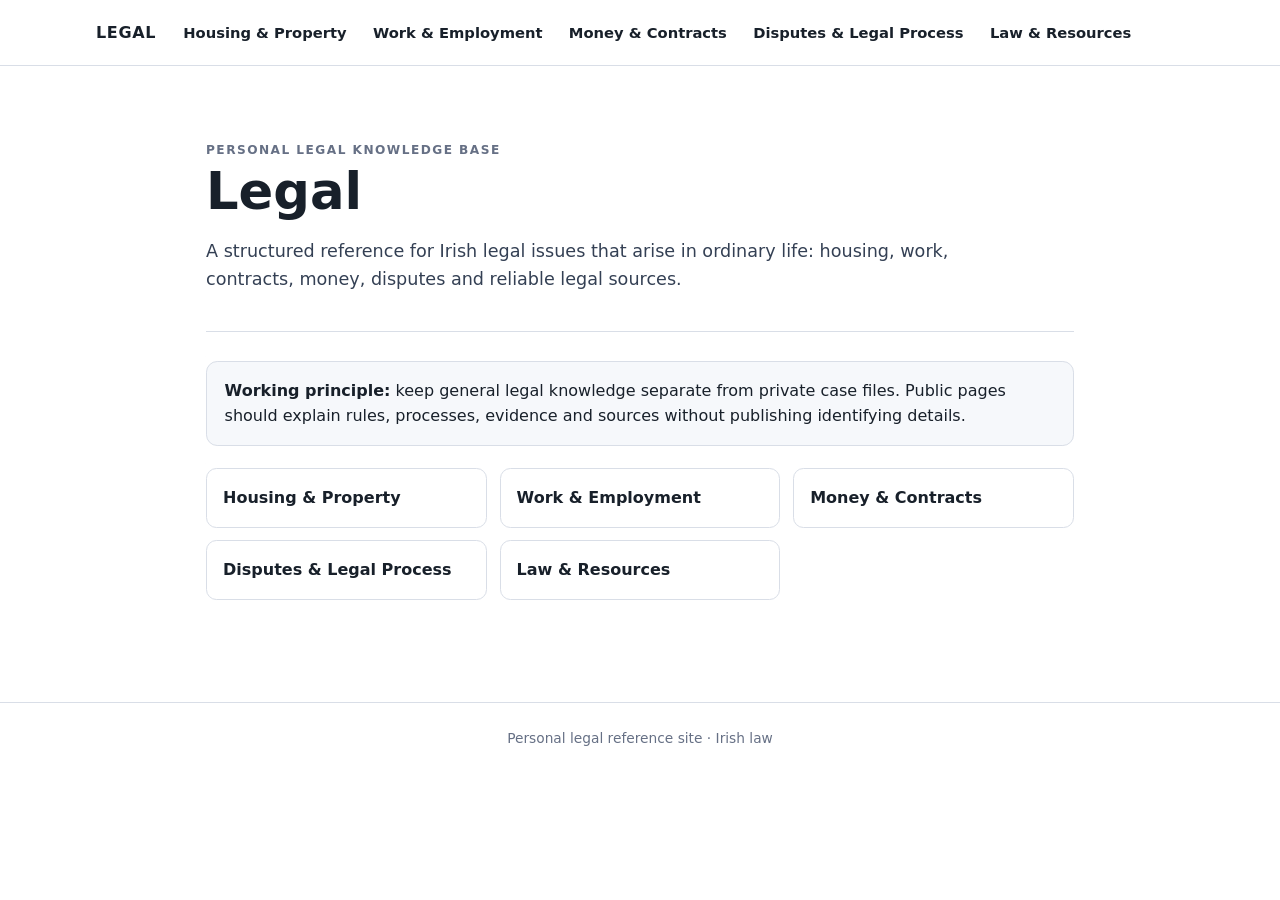
<file: index.html>
<!doctype html><html lang="en"><head><meta charset="utf-8"><meta name="viewport" content="width=device-width,initial-scale=1"><meta name="robots" content="noindex,nofollow,noarchive"><title>Legal | Ronan Downes</title><link rel="stylesheet" href="assets/styles.css"><script defer src="assets/nav.js"></script></head><body><header class="site-header"><div class="header-inner"><a class="brand" href="index.html">LEGAL</a><button class="nav-toggle" aria-controls="mainNav" aria-expanded="false">☰</button><nav class="topnav" id="mainNav" aria-label="Main navigation"></nav></div></header><main><section class="hero"><div class="eyebrow">Personal legal knowledge base</div><h1>Legal</h1><p class="lede">A structured reference for Irish legal issues that arise in ordinary life: housing, work, contracts, money, disputes and reliable legal sources.</p></section><div class="note"><strong>Working principle:</strong> keep general legal knowledge separate from private case files. Public pages should explain rules, processes, evidence and sources without publishing identifying details.</div><div class="section-list"><a href="housing-property.html">Housing &amp; Property</a><a href="work-employment.html">Work &amp; Employment</a><a href="money-contracts.html">Money &amp; Contracts</a><a href="disputes-process.html">Disputes &amp; Legal Process</a><a href="law-resources.html">Law &amp; Resources</a></div></main><footer>Personal legal reference site · Irish law</footer></body></html>
</file>
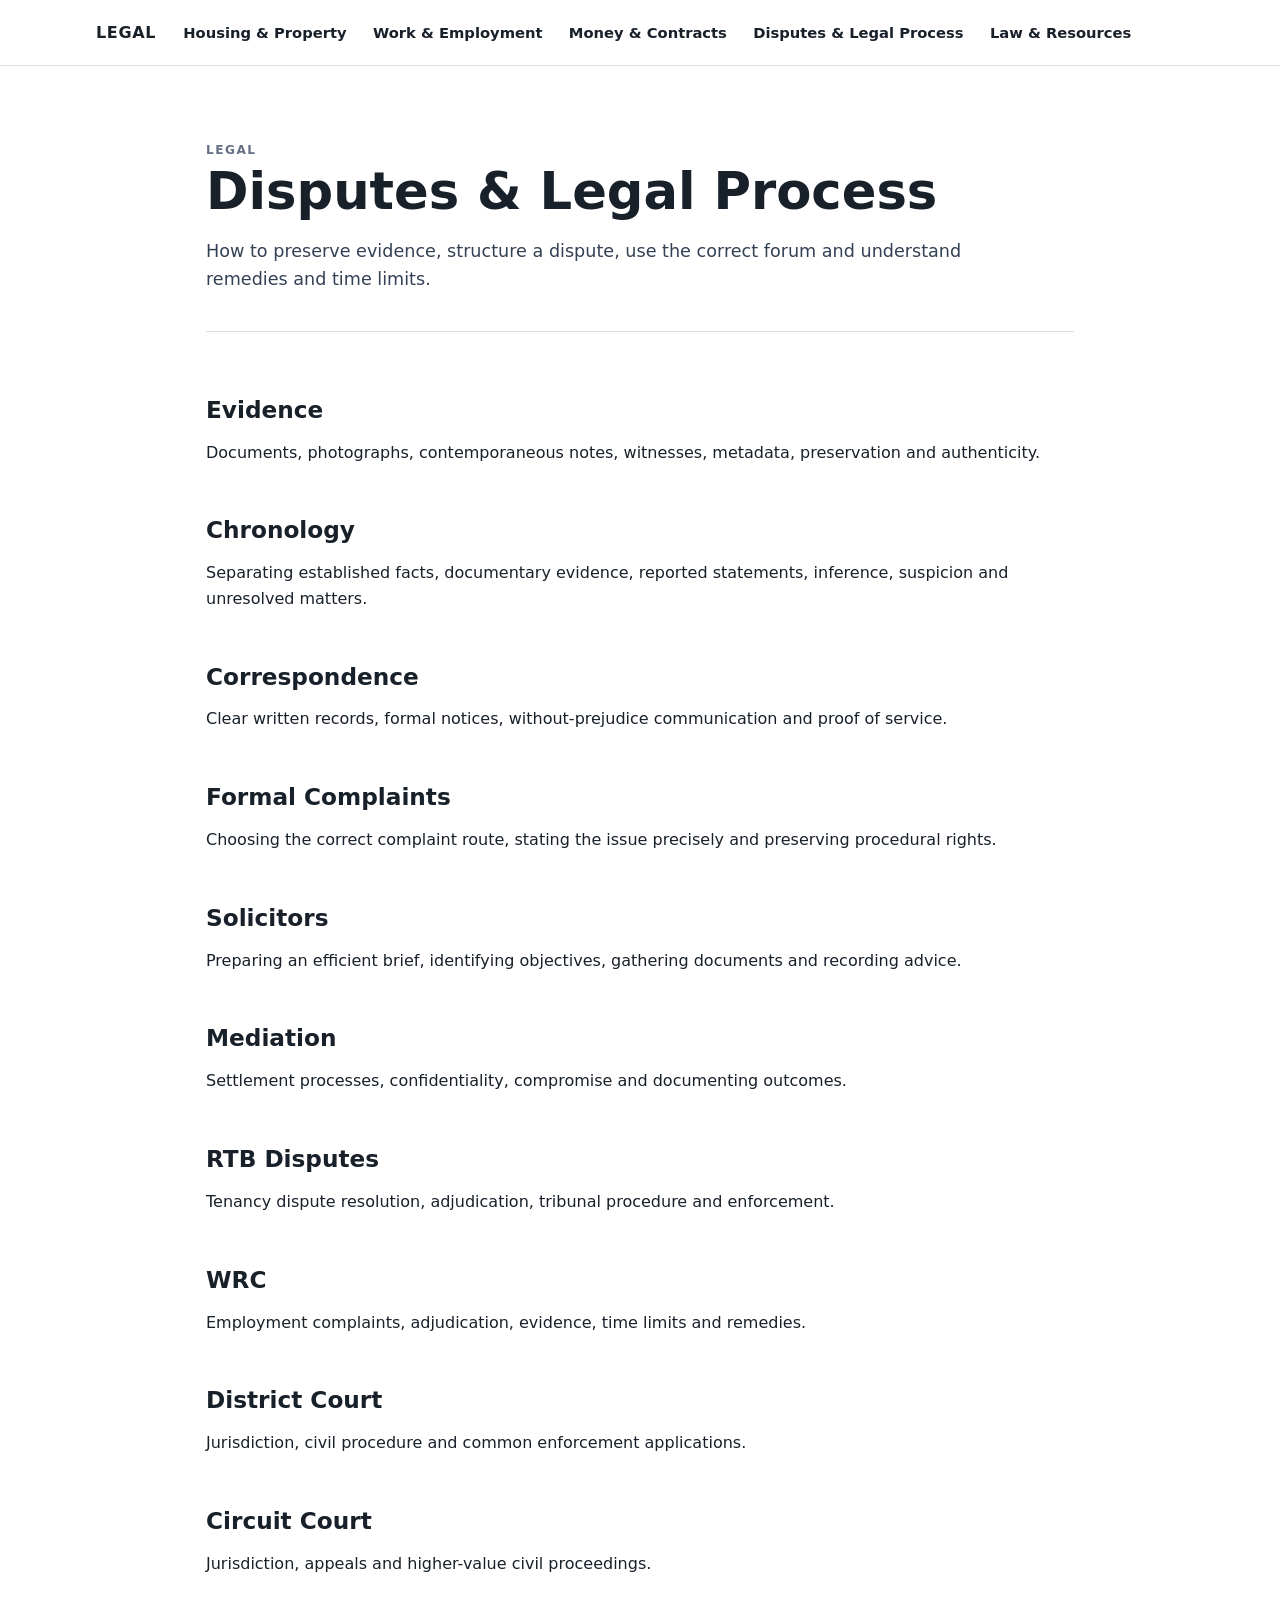
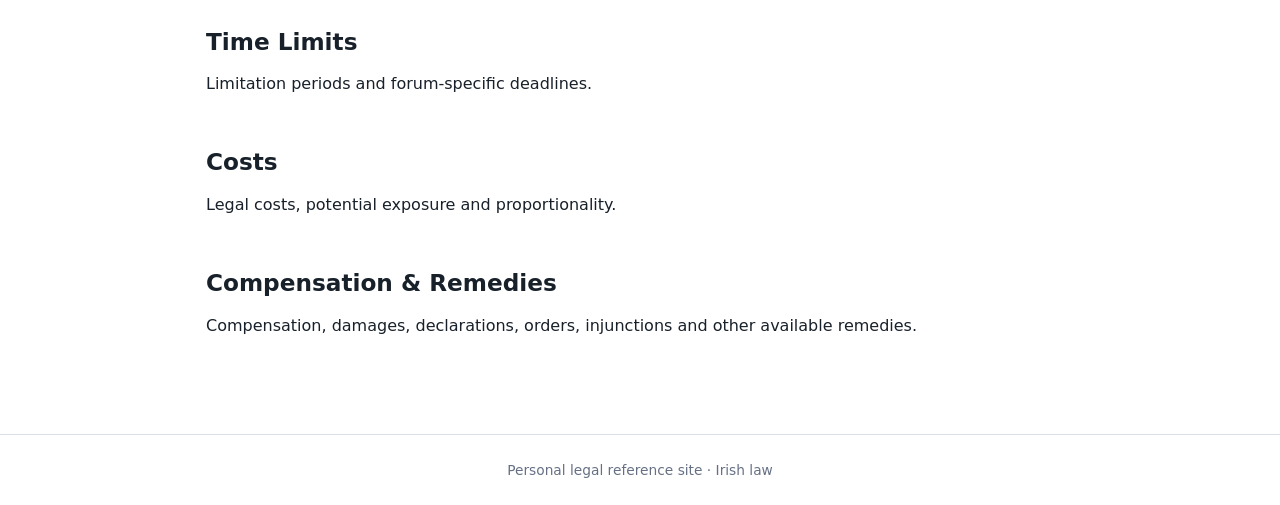
<file: disputes-process.html>
<!doctype html><html lang="en"><head><meta charset="utf-8"><meta name="viewport" content="width=device-width,initial-scale=1"><meta name="robots" content="noindex,nofollow,noarchive"><title>Disputes & Legal Process | Legal</title><link rel="stylesheet" href="assets/styles.css"><script defer src="assets/nav.js"></script></head><body><header class="site-header"><div class="header-inner"><a class="brand" href="index.html">LEGAL</a><button class="nav-toggle" aria-controls="mainNav" aria-expanded="false">☰</button><nav class="topnav" id="mainNav"></nav></div></header><main><section class="hero"><div class="eyebrow">Legal</div><h1>Disputes &amp; Legal Process</h1><p class="lede">How to preserve evidence, structure a dispute, use the correct forum and understand remedies and time limits.</p></section><h2>Evidence</h2><p>Documents, photographs, contemporaneous notes, witnesses, metadata, preservation and authenticity.</p><h2>Chronology</h2><p>Separating established facts, documentary evidence, reported statements, inference, suspicion and unresolved matters.</p><h2>Correspondence</h2><p>Clear written records, formal notices, without-prejudice communication and proof of service.</p><h2>Formal Complaints</h2><p>Choosing the correct complaint route, stating the issue precisely and preserving procedural rights.</p><h2>Solicitors</h2><p>Preparing an efficient brief, identifying objectives, gathering documents and recording advice.</p><h2>Mediation</h2><p>Settlement processes, confidentiality, compromise and documenting outcomes.</p><h2>RTB Disputes</h2><p>Tenancy dispute resolution, adjudication, tribunal procedure and enforcement.</p><h2>WRC</h2><p>Employment complaints, adjudication, evidence, time limits and remedies.</p><h2>District Court</h2><p>Jurisdiction, civil procedure and common enforcement applications.</p><h2>Circuit Court</h2><p>Jurisdiction, appeals and higher-value civil proceedings.</p><h2>Time Limits</h2><p>Limitation periods and forum-specific deadlines.</p><h2>Costs</h2><p>Legal costs, potential exposure and proportionality.</p><h2>Compensation &amp; Remedies</h2><p>Compensation, damages, declarations, orders, injunctions and other available remedies.</p></main><footer>Personal legal reference site · Irish law</footer></body></html>
</file>
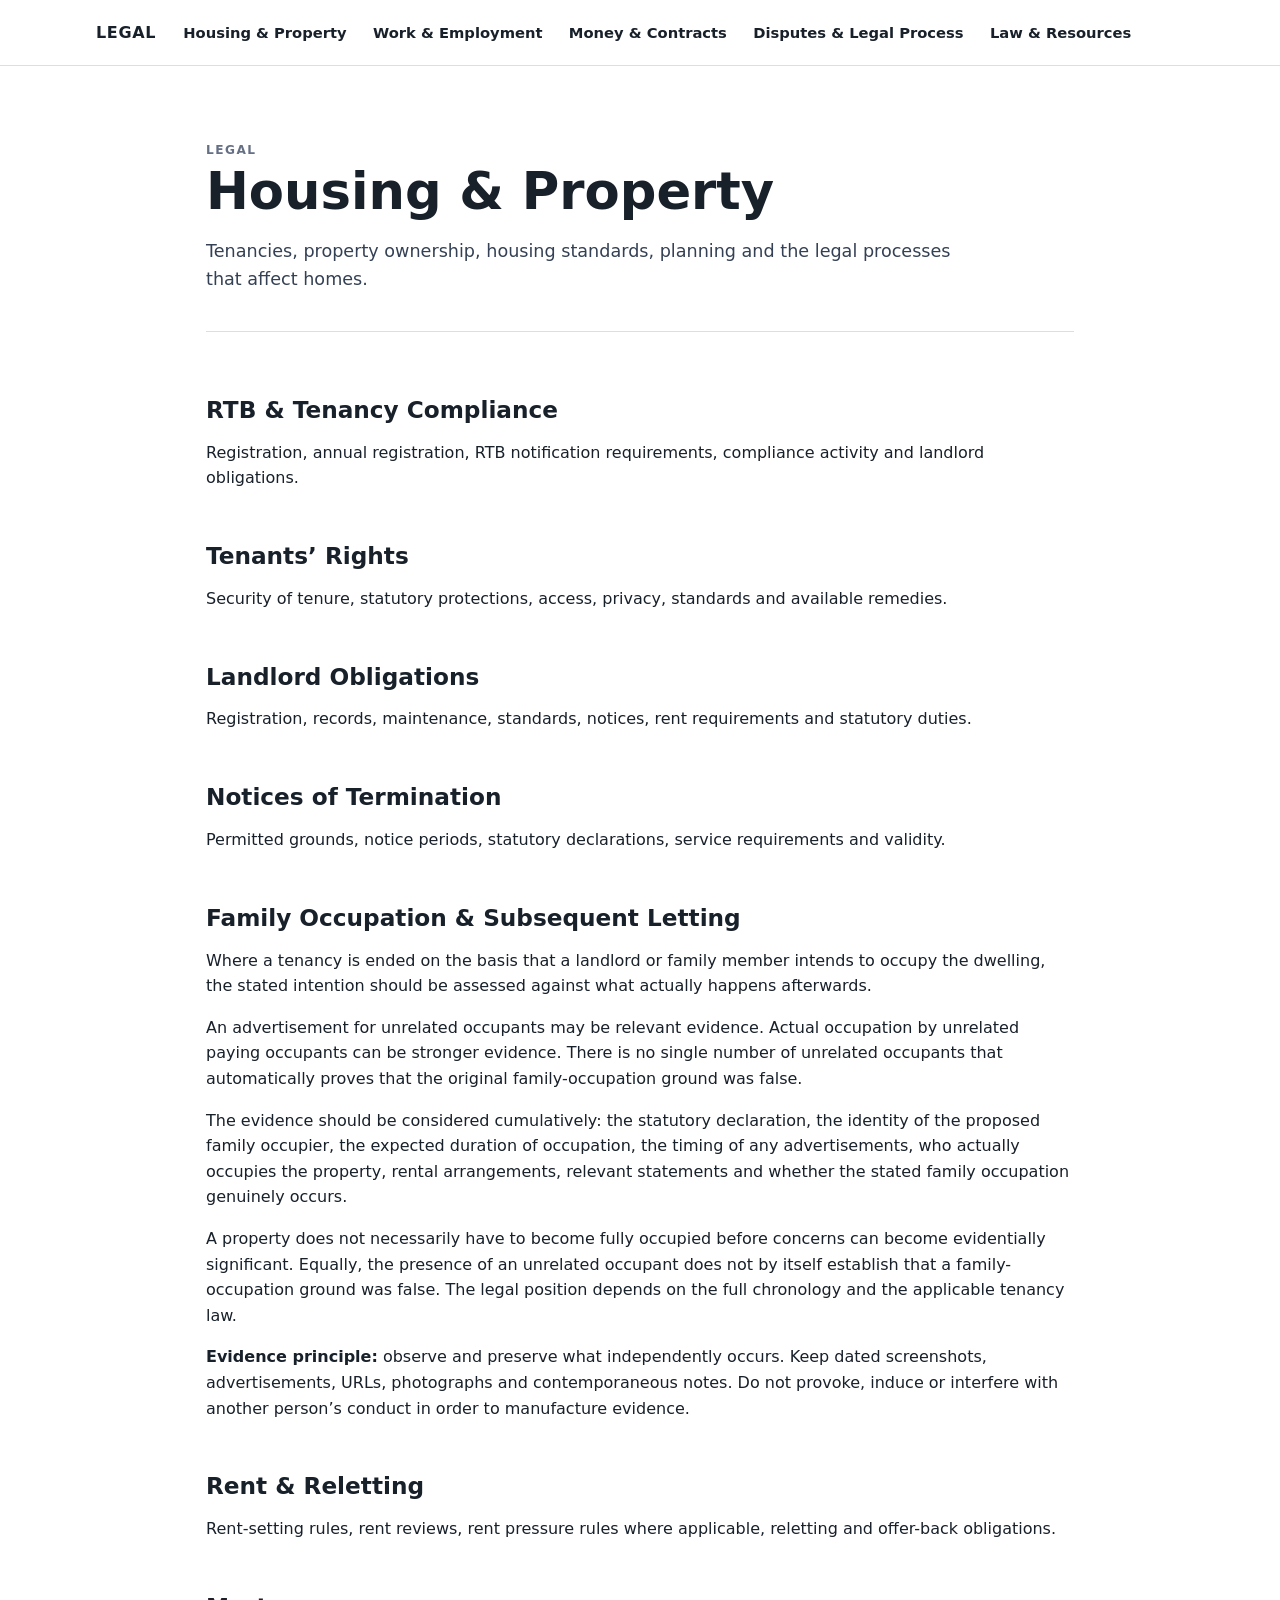
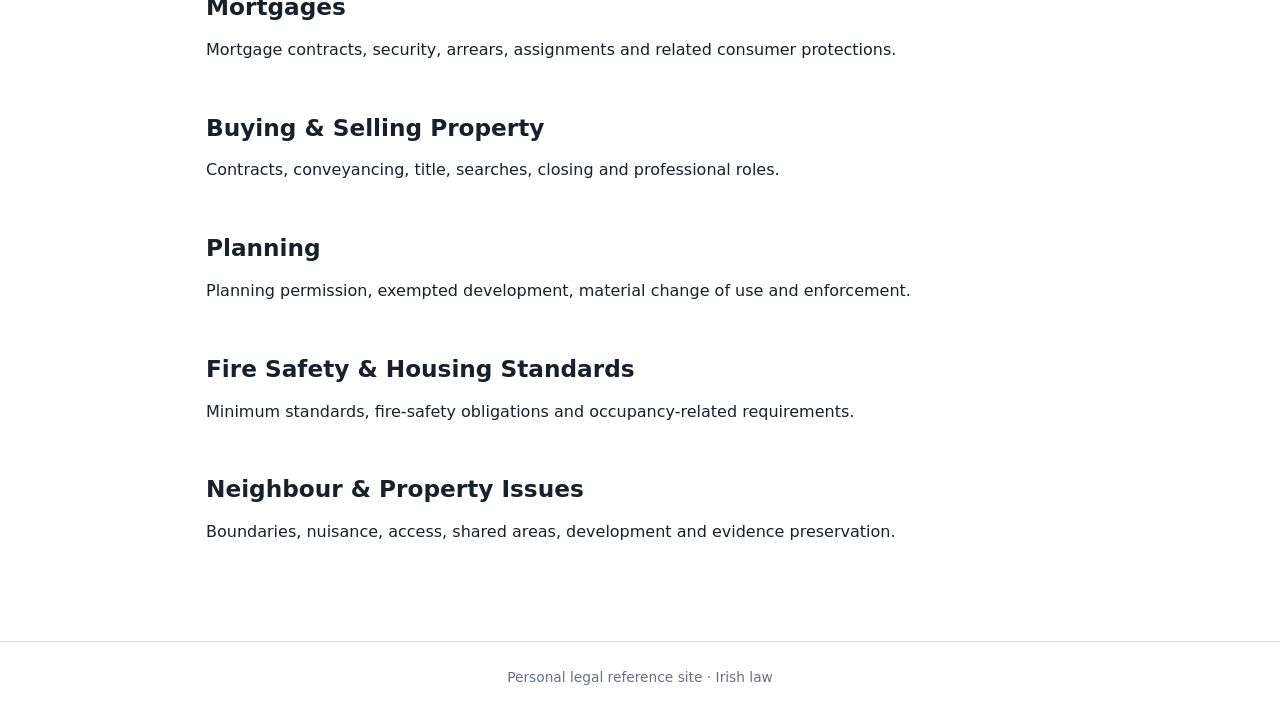
<file: housing-property.html>
<!doctype html><html lang="en"><head><meta charset="utf-8"><meta name="viewport" content="width=device-width,initial-scale=1"><meta name="robots" content="noindex,nofollow,noarchive"><title>Housing & Property | Legal</title><link rel="stylesheet" href="assets/styles.css"><script defer src="assets/nav.js"></script></head><body><header class="site-header"><div class="header-inner"><a class="brand" href="index.html">LEGAL</a><button class="nav-toggle" aria-controls="mainNav" aria-expanded="false">☰</button><nav class="topnav" id="mainNav"></nav></div></header><main><section class="hero"><div class="eyebrow">Legal</div><h1>Housing &amp; Property</h1><p class="lede">Tenancies, property ownership, housing standards, planning and the legal processes that affect homes.</p></section><h2>RTB &amp; Tenancy Compliance</h2><p>Registration, annual registration, RTB notification requirements, compliance activity and landlord obligations.</p><h2>Tenants’ Rights</h2><p>Security of tenure, statutory protections, access, privacy, standards and available remedies.</p><h2>Landlord Obligations</h2><p>Registration, records, maintenance, standards, notices, rent requirements and statutory duties.</p><h2>Notices of Termination</h2><p>Permitted grounds, notice periods, statutory declarations, service requirements and validity.</p><h2>Family Occupation &amp; Subsequent Letting</h2><p>Where a tenancy is ended on the basis that a landlord or family member intends to occupy the dwelling, the stated intention should be assessed against what actually happens afterwards.</p><p>An advertisement for unrelated occupants may be relevant evidence. Actual occupation by unrelated paying occupants can be stronger evidence. There is no single number of unrelated occupants that automatically proves that the original family-occupation ground was false.</p><p>The evidence should be considered cumulatively: the statutory declaration, the identity of the proposed family occupier, the expected duration of occupation, the timing of any advertisements, who actually occupies the property, rental arrangements, relevant statements and whether the stated family occupation genuinely occurs.</p><p>A property does not necessarily have to become fully occupied before concerns can become evidentially significant. Equally, the presence of an unrelated occupant does not by itself establish that a family-occupation ground was false. The legal position depends on the full chronology and the applicable tenancy law.</p><p><strong>Evidence principle:</strong> observe and preserve what independently occurs. Keep dated screenshots, advertisements, URLs, photographs and contemporaneous notes. Do not provoke, induce or interfere with another person’s conduct in order to manufacture evidence.</p><h2>Rent &amp; Reletting</h2><p>Rent-setting rules, rent reviews, rent pressure rules where applicable, reletting and offer-back obligations.</p><h2>Mortgages</h2><p>Mortgage contracts, security, arrears, assignments and related consumer protections.</p><h2>Buying &amp; Selling Property</h2><p>Contracts, conveyancing, title, searches, closing and professional roles.</p><h2>Planning</h2><p>Planning permission, exempted development, material change of use and enforcement.</p><h2>Fire Safety &amp; Housing Standards</h2><p>Minimum standards, fire-safety obligations and occupancy-related requirements.</p><h2>Neighbour &amp; Property Issues</h2><p>Boundaries, nuisance, access, shared areas, development and evidence preservation.</p></main><footer>Personal legal reference site · Irish law</footer></body></html>
</file>
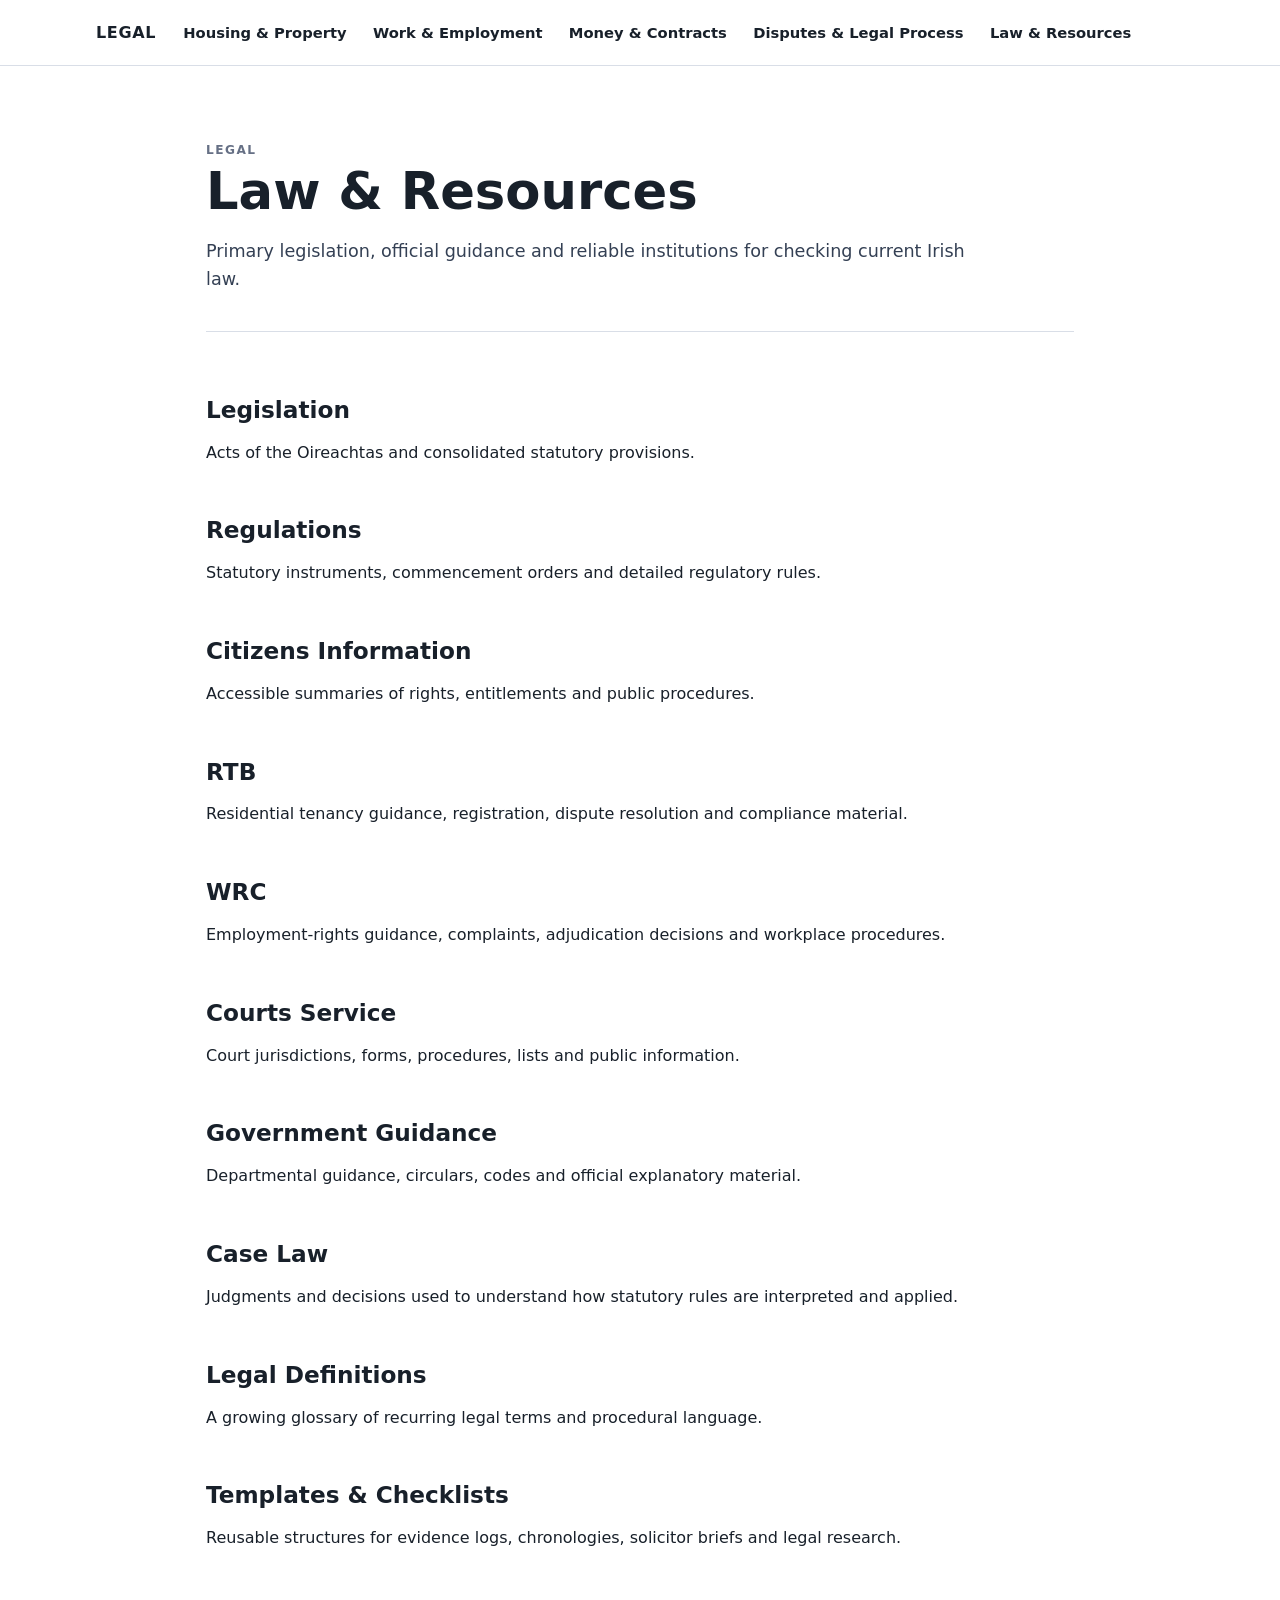
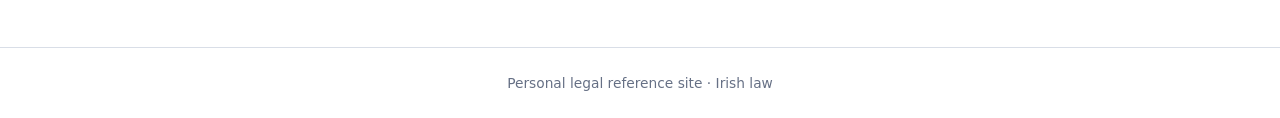
<file: law-resources.html>
<!doctype html><html lang="en"><head><meta charset="utf-8"><meta name="viewport" content="width=device-width,initial-scale=1"><meta name="robots" content="noindex,nofollow,noarchive"><title>Law & Resources | Legal</title><link rel="stylesheet" href="assets/styles.css"><script defer src="assets/nav.js"></script></head><body><header class="site-header"><div class="header-inner"><a class="brand" href="index.html">LEGAL</a><button class="nav-toggle" aria-controls="mainNav" aria-expanded="false">☰</button><nav class="topnav" id="mainNav"></nav></div></header><main><section class="hero"><div class="eyebrow">Legal</div><h1>Law &amp; Resources</h1><p class="lede">Primary legislation, official guidance and reliable institutions for checking current Irish law.</p></section><h2>Legislation</h2><p>Acts of the Oireachtas and consolidated statutory provisions.</p><h2>Regulations</h2><p>Statutory instruments, commencement orders and detailed regulatory rules.</p><h2>Citizens Information</h2><p>Accessible summaries of rights, entitlements and public procedures.</p><h2>RTB</h2><p>Residential tenancy guidance, registration, dispute resolution and compliance material.</p><h2>WRC</h2><p>Employment-rights guidance, complaints, adjudication decisions and workplace procedures.</p><h2>Courts Service</h2><p>Court jurisdictions, forms, procedures, lists and public information.</p><h2>Government Guidance</h2><p>Departmental guidance, circulars, codes and official explanatory material.</p><h2>Case Law</h2><p>Judgments and decisions used to understand how statutory rules are interpreted and applied.</p><h2>Legal Definitions</h2><p>A growing glossary of recurring legal terms and procedural language.</p><h2>Templates &amp; Checklists</h2><p>Reusable structures for evidence logs, chronologies, solicitor briefs and legal research.</p></main><footer>Personal legal reference site · Irish law</footer></body></html>
</file>
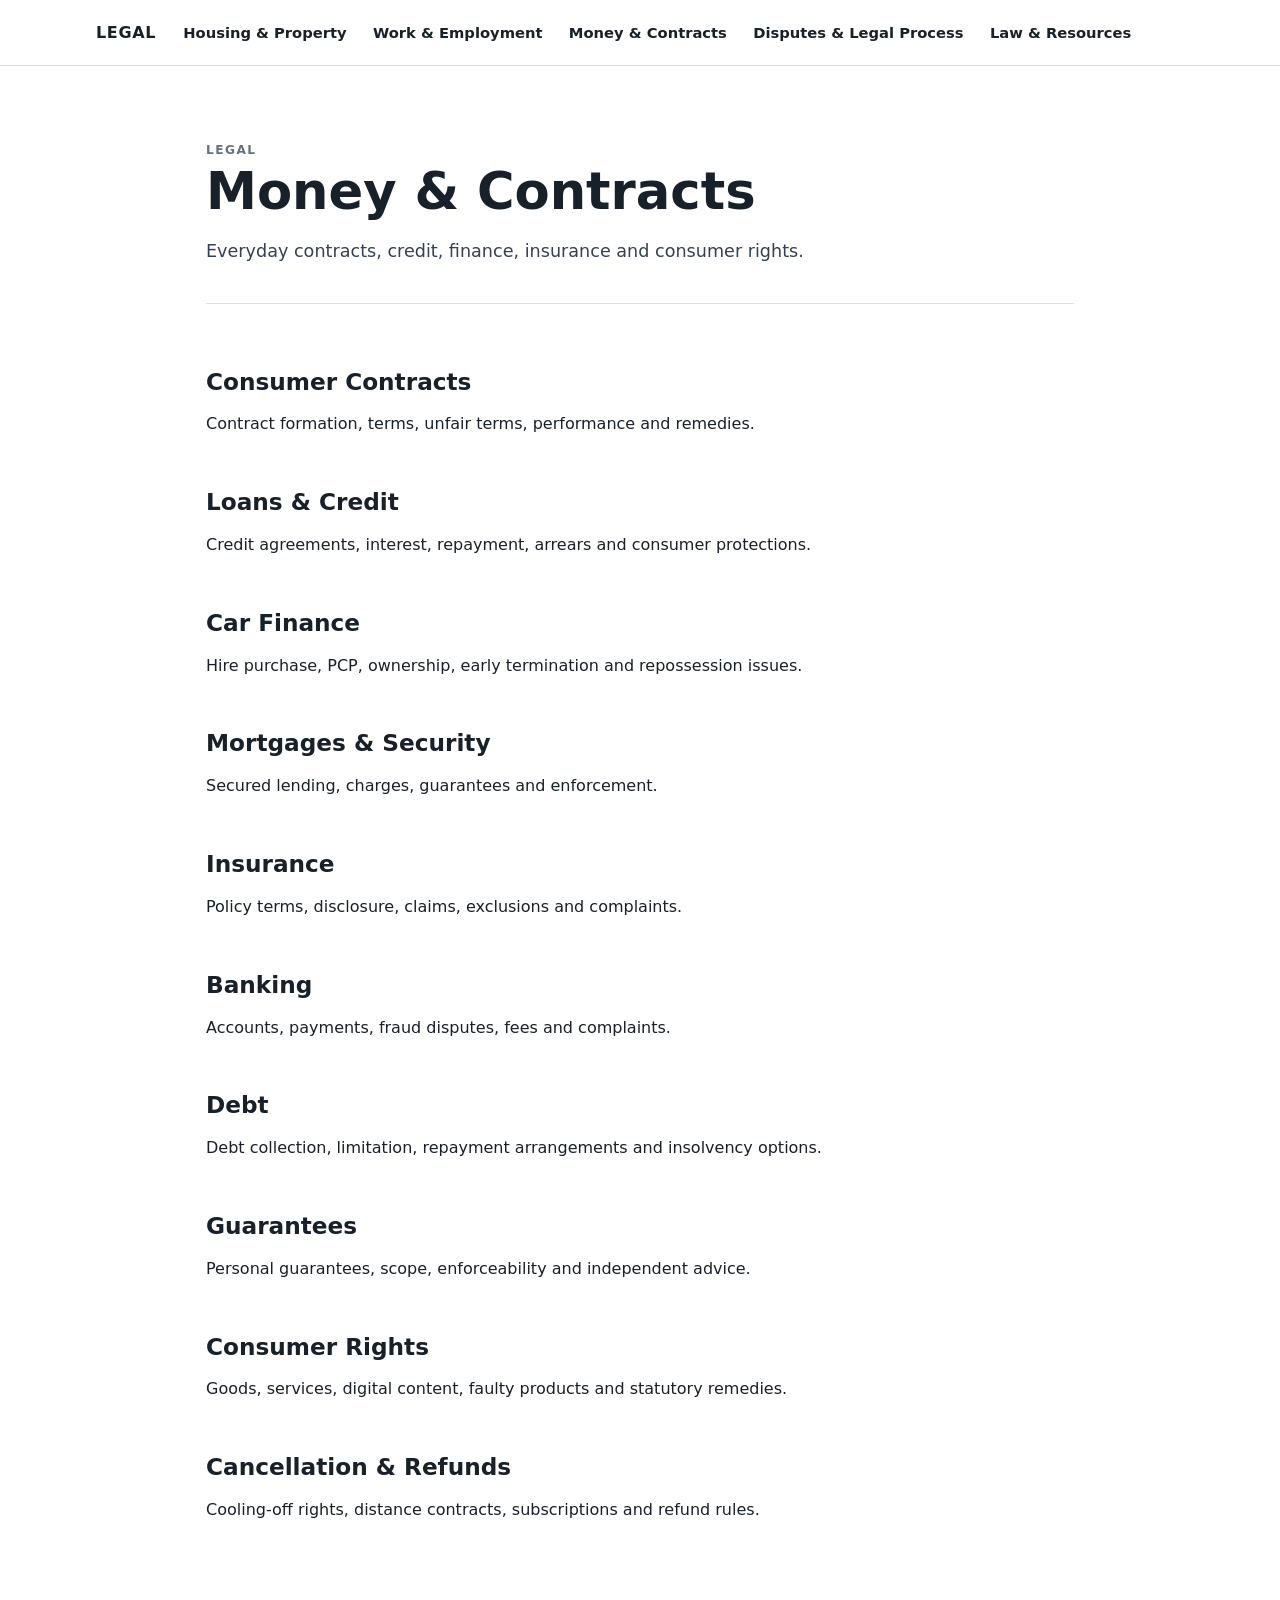
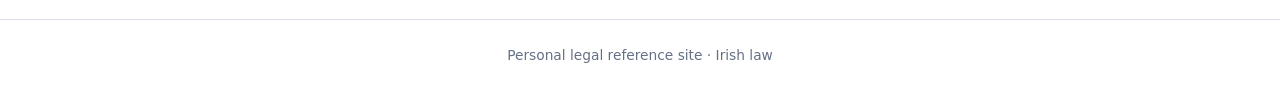
<file: money-contracts.html>
<!doctype html><html lang="en"><head><meta charset="utf-8"><meta name="viewport" content="width=device-width,initial-scale=1"><meta name="robots" content="noindex,nofollow,noarchive"><title>Money & Contracts | Legal</title><link rel="stylesheet" href="assets/styles.css"><script defer src="assets/nav.js"></script></head><body><header class="site-header"><div class="header-inner"><a class="brand" href="index.html">LEGAL</a><button class="nav-toggle" aria-controls="mainNav" aria-expanded="false">☰</button><nav class="topnav" id="mainNav"></nav></div></header><main><section class="hero"><div class="eyebrow">Legal</div><h1>Money &amp; Contracts</h1><p class="lede">Everyday contracts, credit, finance, insurance and consumer rights.</p></section><h2>Consumer Contracts</h2><p>Contract formation, terms, unfair terms, performance and remedies.</p><h2>Loans &amp; Credit</h2><p>Credit agreements, interest, repayment, arrears and consumer protections.</p><h2>Car Finance</h2><p>Hire purchase, PCP, ownership, early termination and repossession issues.</p><h2>Mortgages &amp; Security</h2><p>Secured lending, charges, guarantees and enforcement.</p><h2>Insurance</h2><p>Policy terms, disclosure, claims, exclusions and complaints.</p><h2>Banking</h2><p>Accounts, payments, fraud disputes, fees and complaints.</p><h2>Debt</h2><p>Debt collection, limitation, repayment arrangements and insolvency options.</p><h2>Guarantees</h2><p>Personal guarantees, scope, enforceability and independent advice.</p><h2>Consumer Rights</h2><p>Goods, services, digital content, faulty products and statutory remedies.</p><h2>Cancellation &amp; Refunds</h2><p>Cooling-off rights, distance contracts, subscriptions and refund rules.</p></main><footer>Personal legal reference site · Irish law</footer></body></html>
</file>
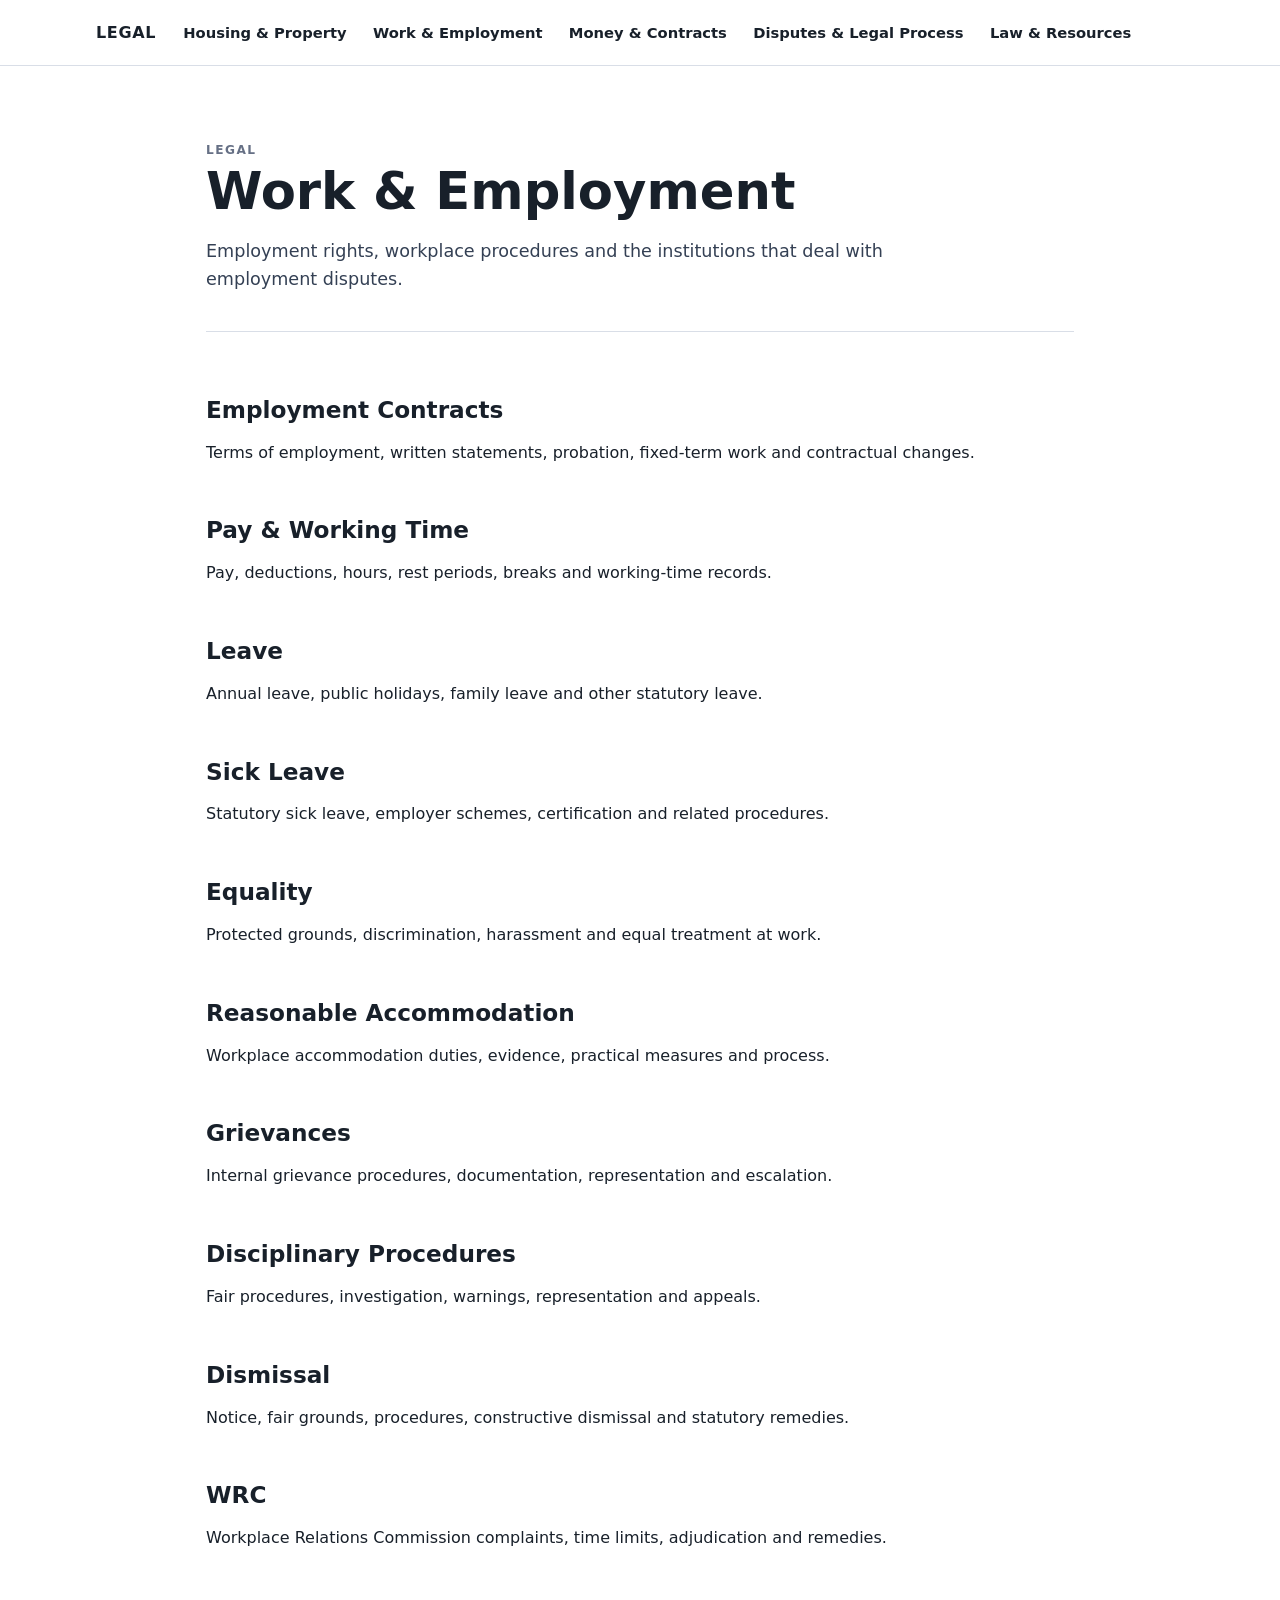
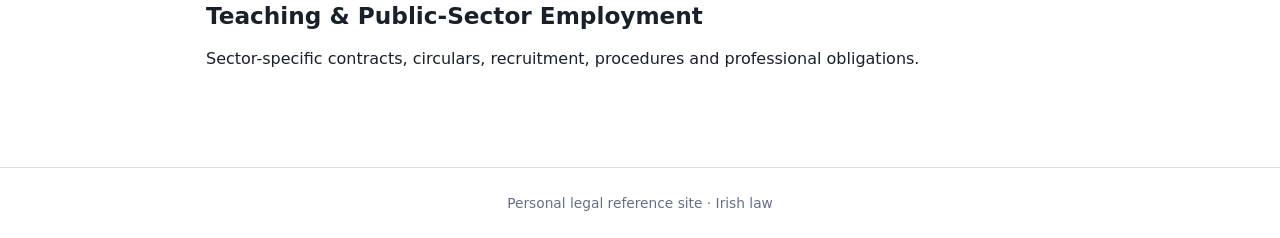
<file: work-employment.html>
<!doctype html><html lang="en"><head><meta charset="utf-8"><meta name="viewport" content="width=device-width,initial-scale=1"><meta name="robots" content="noindex,nofollow,noarchive"><title>Work & Employment | Legal</title><link rel="stylesheet" href="assets/styles.css"><script defer src="assets/nav.js"></script></head><body><header class="site-header"><div class="header-inner"><a class="brand" href="index.html">LEGAL</a><button class="nav-toggle" aria-controls="mainNav" aria-expanded="false">☰</button><nav class="topnav" id="mainNav"></nav></div></header><main><section class="hero"><div class="eyebrow">Legal</div><h1>Work &amp; Employment</h1><p class="lede">Employment rights, workplace procedures and the institutions that deal with employment disputes.</p></section><h2>Employment Contracts</h2><p>Terms of employment, written statements, probation, fixed-term work and contractual changes.</p><h2>Pay &amp; Working Time</h2><p>Pay, deductions, hours, rest periods, breaks and working-time records.</p><h2>Leave</h2><p>Annual leave, public holidays, family leave and other statutory leave.</p><h2>Sick Leave</h2><p>Statutory sick leave, employer schemes, certification and related procedures.</p><h2>Equality</h2><p>Protected grounds, discrimination, harassment and equal treatment at work.</p><h2>Reasonable Accommodation</h2><p>Workplace accommodation duties, evidence, practical measures and process.</p><h2>Grievances</h2><p>Internal grievance procedures, documentation, representation and escalation.</p><h2>Disciplinary Procedures</h2><p>Fair procedures, investigation, warnings, representation and appeals.</p><h2>Dismissal</h2><p>Notice, fair grounds, procedures, constructive dismissal and statutory remedies.</p><h2>WRC</h2><p>Workplace Relations Commission complaints, time limits, adjudication and remedies.</p><h2>Teaching &amp; Public-Sector Employment</h2><p>Sector-specific contracts, circulars, recruitment, procedures and professional obligations.</p></main><footer>Personal legal reference site · Irish law</footer></body></html>
</file>
<file: assets/styles.css>
:root{--ink:#18202a;--muted:#667085;--line:#d9dee7;--paper:#fff;--soft:#f6f8fb;--accent:#243b53;--max:1120px}*{box-sizing:border-box}html{scroll-behavior:smooth}body{margin:0;font-family:Inter,ui-sans-serif,system-ui,-apple-system,BlinkMacSystemFont,"Segoe UI",sans-serif;color:var(--ink);background:var(--paper);line-height:1.6}.site-header{position:sticky;top:0;z-index:50;background:rgba(255,255,255,.97);border-bottom:1px solid var(--line)}.header-inner{max-width:var(--max);margin:auto;display:flex;align-items:center;gap:1rem;padding:.75rem 1rem}.brand{font-weight:800;letter-spacing:.04em;text-decoration:none;color:var(--ink);white-space:nowrap}.nav-toggle{display:none;margin-left:auto;border:1px solid var(--line);background:#fff;border-radius:.55rem;padding:.5rem .65rem;font-size:1.1rem}.topnav{display:flex;flex:1;gap:.25rem;flex-wrap:wrap;align-items:stretch}.navitem{position:relative}.navlabel{display:flex;align-items:center;height:100%;padding:.55rem .7rem;border-radius:.5rem;color:var(--ink);text-decoration:none;font-weight:650;font-size:.92rem}.navlabel:hover,.navitem.open>.navlabel{background:var(--soft)}.dropmenu{position:absolute;top:100%;left:0;display:none;min-width:240px;max-width:320px;padding:.45rem;background:#fff;border:1px solid var(--line);border-radius:.6rem;box-shadow:0 12px 30px rgba(16,24,40,.12)}.navitem.open .dropmenu,.navitem:hover .dropmenu{display:block}.dropmenu a{display:block;padding:.48rem .55rem;border-radius:.4rem;color:var(--ink);text-decoration:none;font-size:.88rem}.dropmenu a:hover{background:var(--soft)}main{max-width:900px;margin:0 auto;padding:2.2rem 1rem 5rem}.hero{padding:2.5rem 0 1.25rem;border-bottom:1px solid var(--line);margin-bottom:1.8rem}.eyebrow{text-transform:uppercase;letter-spacing:.12em;font-size:.76rem;font-weight:800;color:var(--muted)}h1{font-size:clamp(2rem,4vw,3.25rem);line-height:1.08;margin:.2rem 0 .7rem}h2{font-size:1.45rem;line-height:1.2;margin:2.2rem 0 .55rem;padding-top:5.2rem;margin-top:-3rem}h3{font-size:1.05rem;margin:1.2rem 0 .3rem}.lede{font-size:1.1rem;color:#344054;max-width:760px}.note{background:var(--soft);border:1px solid var(--line);border-radius:.7rem;padding:1rem 1.1rem}.section-list{display:grid;grid-template-columns:repeat(auto-fit,minmax(220px,1fr));gap:.8rem;margin:1.4rem 0}.section-list a{display:block;border:1px solid var(--line);border-radius:.65rem;padding:1rem;text-decoration:none;color:var(--ink);font-weight:700}.section-list a:hover{background:var(--soft)}footer{border-top:1px solid var(--line);color:var(--muted);font-size:.86rem;padding:1.5rem 1rem;text-align:center}@media(max-width:780px){.header-inner{flex-wrap:wrap}.nav-toggle{display:block}.topnav{display:none;width:100%;flex-direction:column;flex-wrap:nowrap}.topnav.open{display:flex}.navitem{width:100%}.navlabel{padding:.7rem .5rem}.dropmenu{position:static;display:none;min-width:0;max-width:none;box-shadow:none;border:0;border-left:2px solid var(--line);border-radius:0;margin-left:.6rem;padding:.1rem 0 .2rem .55rem}.navitem:hover .dropmenu{display:none}.navitem.open .dropmenu{display:block}}
</file>
